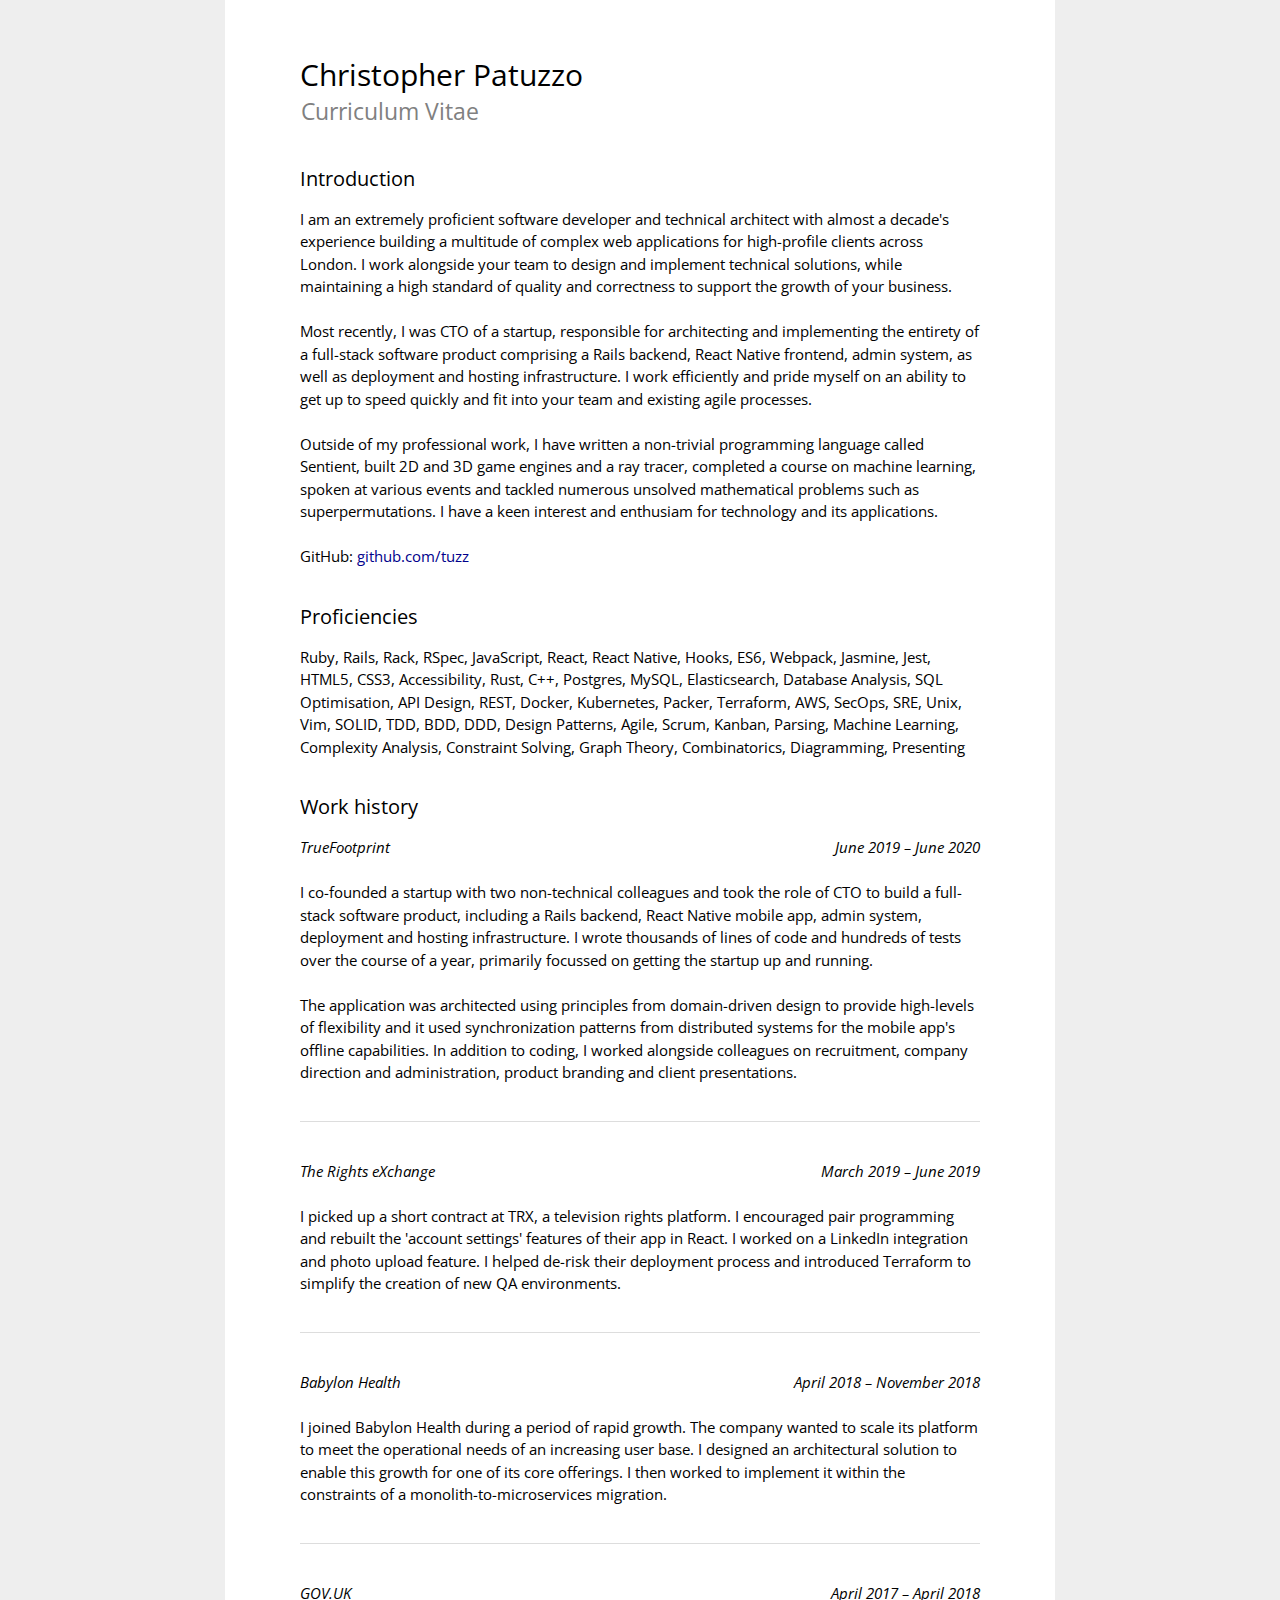
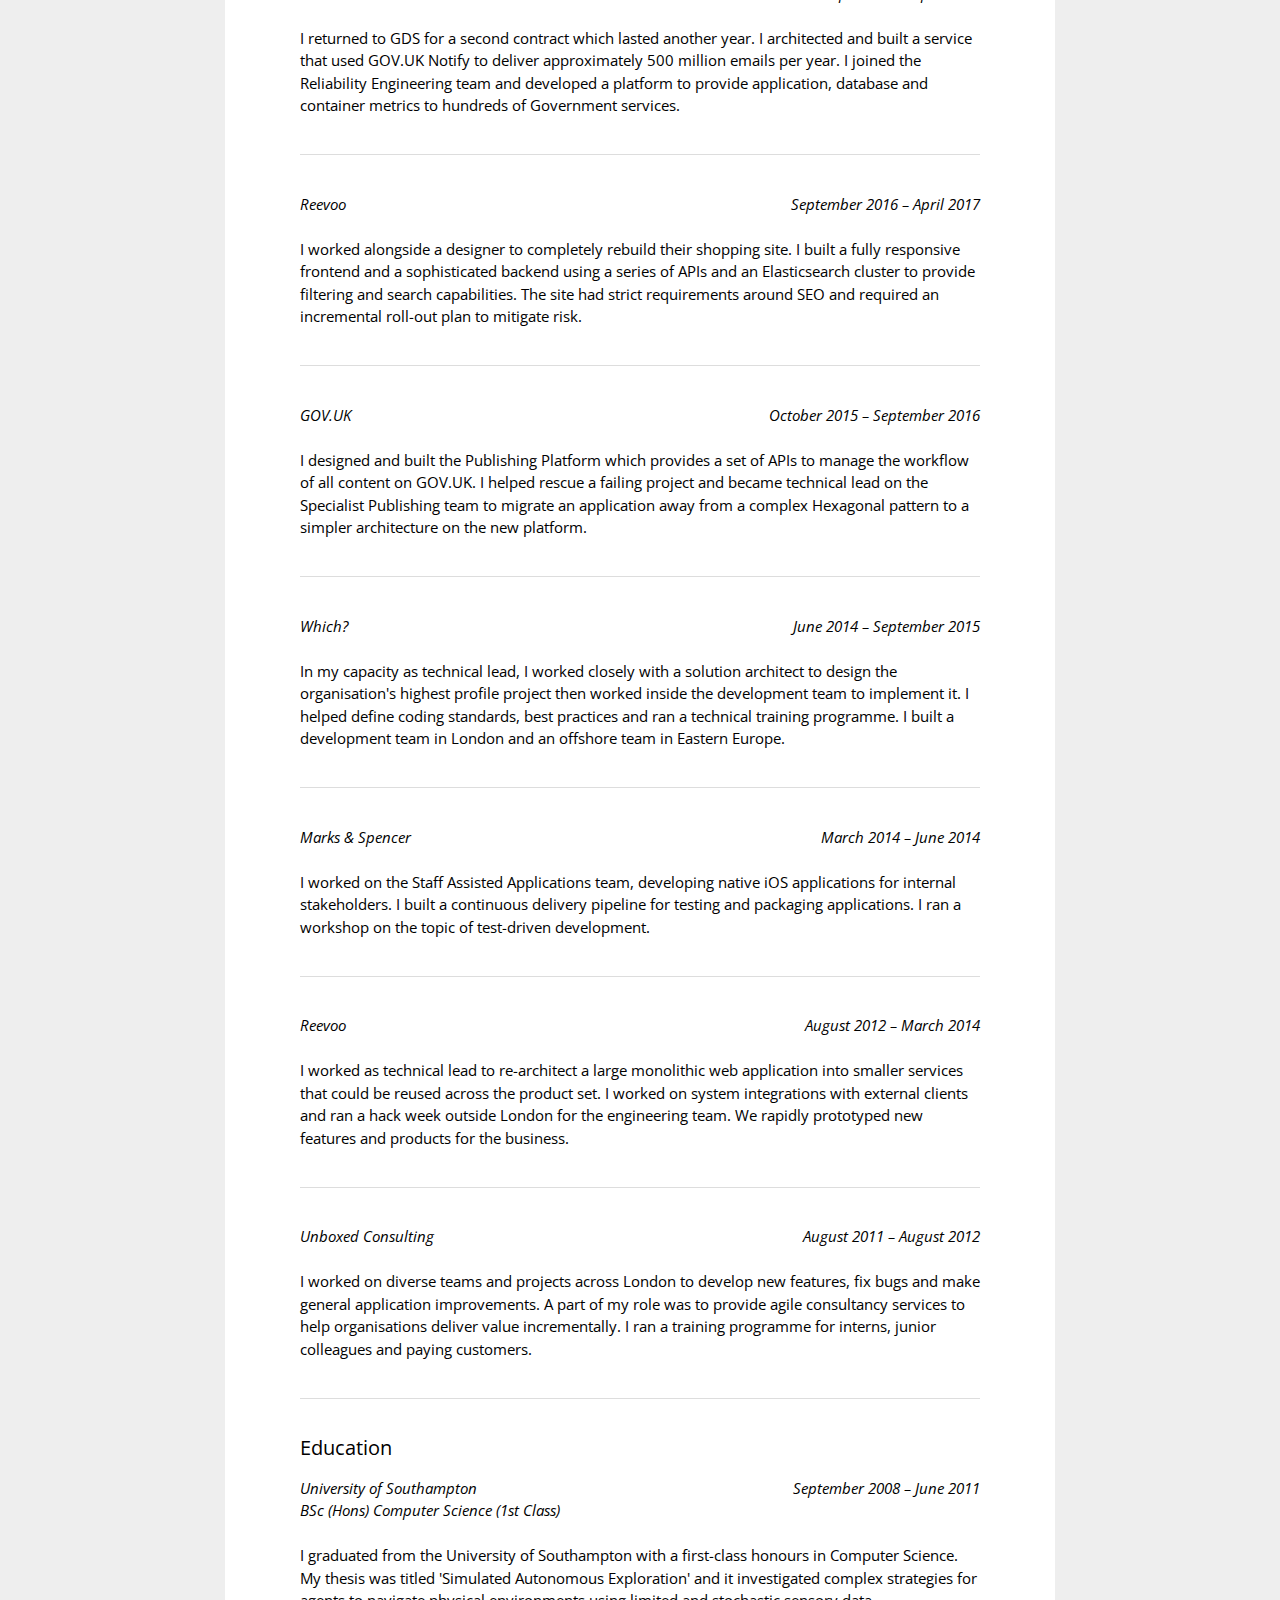
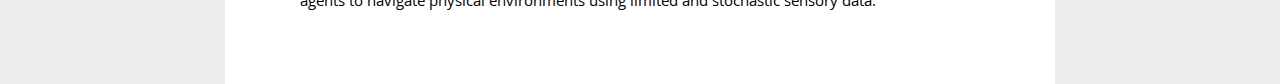
<file: index.html>
<!doctype html>
<html>
  <head>
    <meta charset="utf-8">
    <meta name="viewport" content="width=320">
    <meta name="author" content="Christopher Patuzzo">
    <meta http-equiv="Content-Language" content="en-GB">
    <meta name="language" content="english">
    <meta http-equiv="Content-Type" content="text/html; charset=UTF-8">
    <meta name="copyright" content="&copy; 2018 Christopher Patuzzo">
    <meta name="description" content="Christopher Patuzzo | Curriculum Vitae" />
    <meta name="robots" content="index, follow">

    <title>Christopher Patuzzo | Curriculum Vitae</title>

    <link href="reset.css" rel="stylesheet" type="text/css">
    <link href="style.css" rel="stylesheet" type="text/css">
  </head>

  <body>
    <div id="wrap">
      <header>
        <h1>Christopher Patuzzo</h1>
        <h2>Curriculum Vitae</h2>
      </header>

      <section>
        <h3>Introduction</h3>

        <p>
        I am an extremely proficient software developer and technical architect
        with almost a decade's experience building a multitude of complex web
        applications for high-profile clients across London. I work alongside
        your team to design and implement technical solutions, while
        maintaining a high standard of quality and correctness to support the
        growth of your business.
        </p>

        <p>
        Most recently, I was CTO of a startup, responsible for architecting and
        implementing the entirety of a full-stack software product comprising a
        Rails backend, React Native frontend, admin system, as well as
        deployment and hosting infrastructure. I work efficiently and pride
        myself on an ability to get up to speed quickly and fit into your team
        and existing agile processes.
        </p>

        <p>
        Outside of my professional work, I have written a non-trivial
        programming language called Sentient, built 2D and 3D game engines and
        a ray tracer, completed a course on machine learning, spoken at various
        events and tackled numerous unsolved mathematical problems such as
        superpermutations. I have a keen interest and enthusiam for technology
        and its applications.
        </p>

        <p>
          GitHub:
          <a href="https://github.com/tuzz" target="_blank">
            github.com/tuzz
          </a>
        </p>
      </section>

      <section>
        <h3>Proficiencies</h3>

        <p>
        Ruby, Rails, Rack, RSpec, JavaScript, React, React Native, Hooks, ES6,
        Webpack, Jasmine, Jest, HTML5, CSS3, Accessibility, Rust, C++,
        Postgres, MySQL, Elasticsearch, Database Analysis, SQL Optimisation,
        API Design, REST, Docker, Kubernetes, Packer, Terraform, AWS, SecOps,
        SRE, Unix, Vim, SOLID, TDD, BDD, DDD, Design Patterns, Agile, Scrum,
        Kanban, Parsing, Machine Learning, Complexity Analysis, Constraint
        Solving, Graph Theory, Combinatorics, Diagramming, Presenting
        </p>
      </section>


      <section>
        <div class="no-break">
          <h3>Work history</h3>

          <h4>
          TrueFootprint
          <span class="right">June 2019 &ndash; June 2020</span>
          </h4>

          <p>
          I co-founded a startup with two non-technical colleagues and took the
          role of CTO to build a full-stack software product, including a Rails
          backend, React Native mobile app, admin system, deployment and hosting
          infrastructure. I wrote thousands of lines of code and hundreds of
          tests over the course of a year, primarily focussed on getting the
          startup up and running.
          </p>

          <p>
          The application was architected using principles from domain-driven
          design to provide high-levels of flexibility and it used
          synchronization patterns from distributed systems for the mobile
          app's offline capabilities. In addition to coding, I worked alongside
          colleagues on recruitment, company direction and administration,
          product branding and client presentations.
          </p>
        </div>

        <div class="divider"></div>

        <div class="no-break">
          <h4>
          The Rights eXchange
          <span class="right">March 2019 &ndash; June 2019</span>
          </h4>

          <p>
          I picked up a short contract at TRX, a television rights platform. I
          encouraged pair programming and rebuilt the 'account settings' features
          of their app in React. I worked on a LinkedIn integration and photo
          upload feature. I helped de-risk their deployment process and introduced
          Terraform to simplify the creation of new QA environments.
          </p>
        </div>

        <div class="divider"></div>

        <div class="no-break">
          <h4>
          Babylon Health
          <span class="right">April 2018 &ndash; November 2018</span>
          </h4>

          <p>
          I joined Babylon Health during a period of rapid growth. The company
          wanted to scale its platform to meet the operational needs of an
          increasing user base. I designed an architectural solution to enable
          this growth for one of its core offerings. I then worked to implement
          it within the constraints of a monolith-to-microservices migration.
          </p>
        </div>

        <div class="divider"></div>

        <div class="no-break">
          <h4>
          GOV.UK
          <span class="right">April 2017 &ndash; April 2018</span>
          </h4>

          <p>
          I returned to GDS for a second contract which lasted another year. I
          architected and built a service that used GOV.UK Notify to deliver
          approximately 500 million emails per year. I joined the Reliability
          Engineering team and developed a platform to provide application,
          database and container metrics to hundreds of Government services.
          </p>
        </div>

        <div class="divider"></div>

        <div class="no-break">
          <h4>
          Reevoo
          <span class="right">September 2016 &ndash; April 2017</span>
          </h4>

          <p>
          I worked alongside a designer to completely rebuild their shopping site.
          I built a fully responsive frontend and a sophisticated backend using a
          series of APIs and an Elasticsearch cluster to provide filtering and
          search capabilities. The site had strict requirements around SEO and
          required an incremental roll-out plan to mitigate risk.
          </p>
        </div>

        <div class="divider"></div>

        <div class="no-break">
          <h4>
          GOV.UK
          <span class="right">October 2015 &ndash; September 2016</span>
          </h4>

          <p>
          I designed and built the Publishing Platform which provides a set of
          APIs to manage the workflow of all content on GOV.UK. I helped rescue a
          failing project and became technical lead on the Specialist Publishing
          team to migrate an application away from a complex Hexagonal pattern to
          a simpler architecture on the new platform.
          </p>
        </div>

        <div class="divider"></div>

        <div class="no-break">
          <h4>
          Which?
          <span class="right">June 2014 &ndash; September 2015</span>
          </h4>

          <p>
          In my capacity as technical lead, I worked closely with a solution
          architect to design the organisation's highest profile project then
          worked inside the development team to implement it. I helped define
          coding standards, best practices and ran a technical training programme.
          I built a development team in London and an offshore team in Eastern
          Europe.
          </p>
        </div>

        <div class="divider"></div>

        <div class="no-break">
          <h4>
          Marks &amp; Spencer
          <span class="right">March 2014 &ndash; June 2014</span>
          </h4>

          <p>
          I worked on the Staff Assisted Applications team, developing native
          iOS applications for internal stakeholders. I built a continuous
          delivery pipeline for testing and packaging applications. I ran a
          workshop on the topic of test-driven development.
          </p>
        </div>

        <div class="divider"></div>

        <div class="no-break">
          <h4>
          Reevoo
          <span class="right">August 2012 &ndash; March 2014</span>
          </h4>

          <p>
          I worked as technical lead to re-architect a large monolithic web
          application into smaller services that could be reused across the
          product set. I worked on system integrations with external clients and
          ran a hack week outside London for the engineering team. We rapidly
          prototyped new features and products for the business.
          </p>
        </div>

        <div class="divider"></div>

        <div class="no-break">
          <h4>
          Unboxed Consulting
          <span class="right">August 2011 &ndash; August 2012</span>
          </h4>

          <p>
          I worked on diverse teams and projects across London to develop new
          features, fix bugs and make general application improvements. A part of
          my role was to provide agile consultancy services to help organisations
          deliver value incrementally. I ran a training programme for interns,
          junior colleagues and paying customers.
          </p>
        </div>
      </section>

      <div class="divider"></div>

      <section>
        <h3>Education</h3>

        <h4>
        University of Southampton
        <span class="right">September 2008 &ndash; June 2011</span>
        <br/>
        BSc (Hons) Computer Science (1st Class)
        </h4>

        <p>
        I graduated from the University of Southampton with a first-class
        honours in Computer Science. My thesis was titled 'Simulated Autonomous
        Exploration' and it investigated complex strategies for agents to
        navigate physical environments using limited and stochastic sensory
        data.
        </p>
      </section>
    </div>

  </body>

</html>
</file>
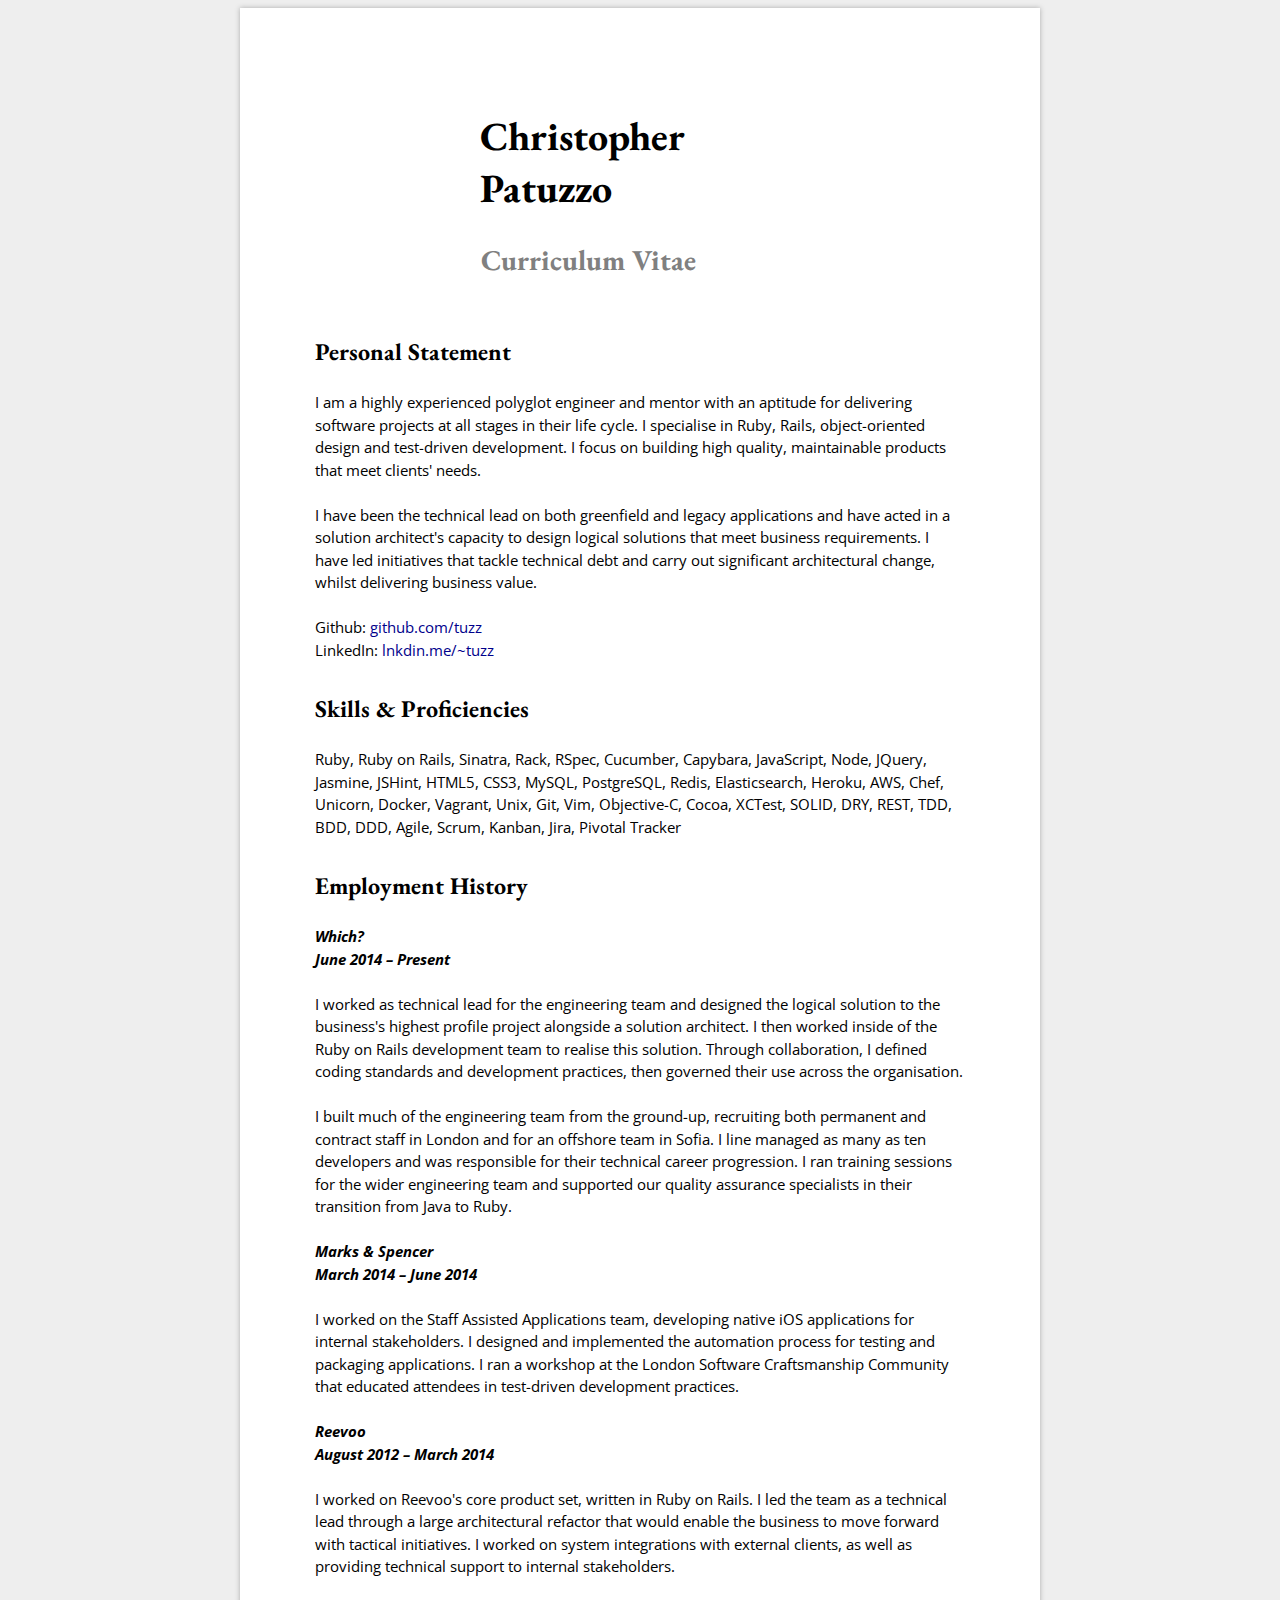
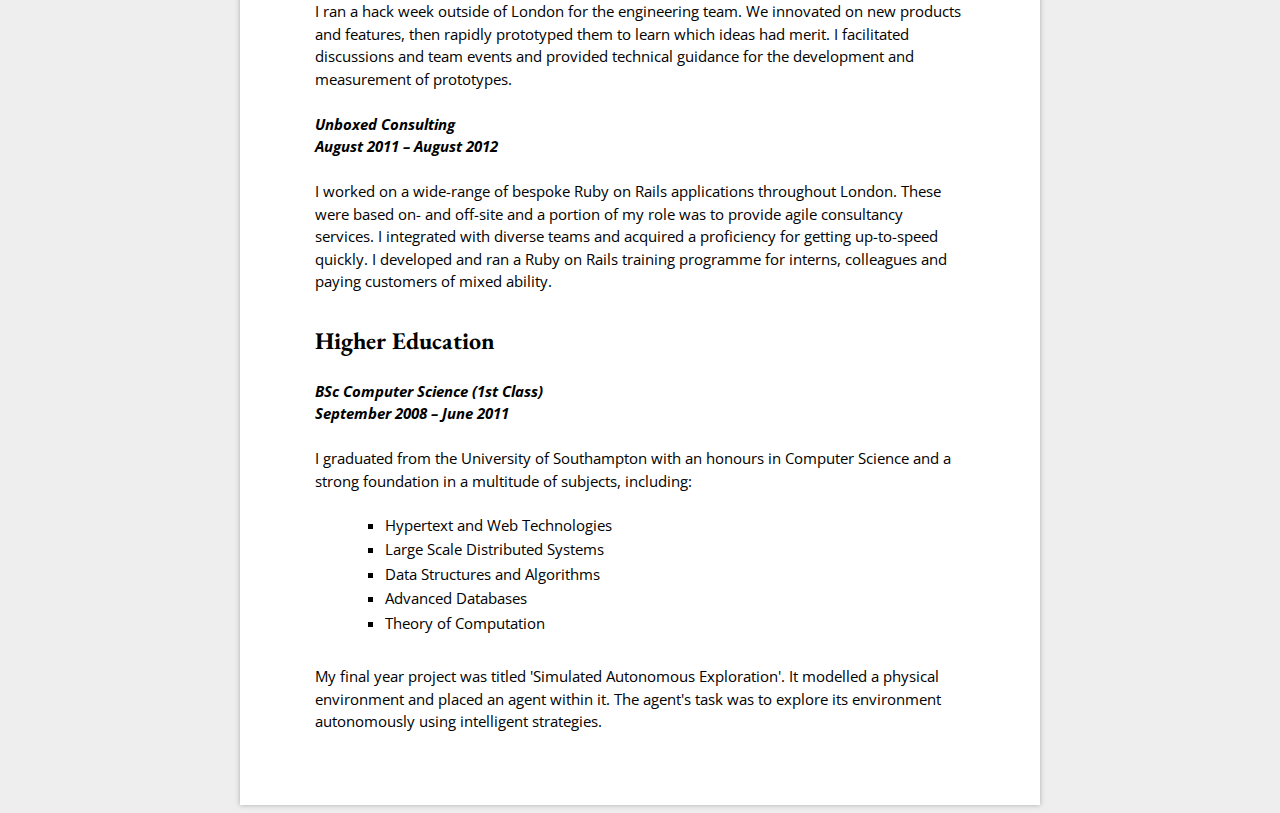
<file: public/index.html>
<!doctype html>
<html>
  <head>
    <meta charset="utf-8">
    <meta name="viewport" content="width=320">
    <meta name="author" content="Christopher Patuzzo">
    <meta http-equiv="Content-Language" content="en-GB">
    <meta name="language" content="english">
    <meta http-equiv="Content-Type" content="text/html; charset=UTF-8">
    <meta name="copyright" content="&copy; 2013 Christopher Patuzzo">
    <meta name="description" content="Christopher Patuzzo's Curriculum Vitae, Professional Ruby on Rails Developer" />
    <meta name="robots" content="index, follow">

    <title>Christopher Patuzzo | Curriculum Vitae</title>

    <link href="http://meyerweb.com/eric/tools/css/reset/reset.css" rel="stylesheet" type="text/css">
    <link href="style.css" rel="stylesheet" type="text/css">
  </head>

  <body>
    <div id="wrap">
      <header>
        <h1>Christopher Patuzzo</h1>
        <h2>Curriculum Vitae</h2>
      </header>

      <section>
        <h3>Personal Statement</h3>

        <p>
        I am a highly experienced polyglot engineer and mentor with an aptitude
        for delivering software projects at all stages in their life cycle. I
        specialise in Ruby, Rails, object-oriented design and test-driven
        development. I focus on building high quality, maintainable products
        that meet clients' needs.
        </p>

        <p>
        I have been the technical lead on both greenfield and legacy
        applications and have acted in a solution architect's capacity to design
        logical solutions that meet business requirements. I have led
        initiatives that tackle technical debt and carry out significant
        architectural change, whilst delivering business value.
        </p>

        <p>
          Github:
          <a href="https://github.com/tuzz" target="_blank">
            github.com/tuzz
          </a>

          <br/>

          LinkedIn:
          <a href="http://lnkdin.me/~tuzz" target="_blank">
            lnkdin.me/~tuzz
          </a>
        </p>
      </section>

      <section>
        <h3>Skills &amp; Proficiencies</h3>

        <p>
        Ruby, Ruby on Rails, Sinatra, Rack, RSpec, Cucumber, Capybara,
        JavaScript, Node, JQuery, Jasmine, JSHint, HTML5, CSS3, MySQL,
        PostgreSQL, Redis, Elasticsearch, Heroku, AWS, Chef, Unicorn, Docker,
        Vagrant, Unix, Git, Vim, Objective-C, Cocoa, XCTest, SOLID, DRY, REST,
        TDD, BDD, DDD, Agile, Scrum, Kanban, Jira, Pivotal Tracker
        </p>
      </section>


      <section>
        <h3>Employment History</h3>

        <h4>
        Which?
        <br/>
        June 2014 &ndash; Present
        </h4>

        <p>
        I worked as technical lead for the engineering team and designed the
        logical solution to the business's highest profile project alongside a
        solution architect. I then worked inside of the Ruby on Rails
        development team to realise this solution. Through collaboration, I
        defined coding standards and development practices, then governed their
        use across the organisation.
        </p>

        <p>
        I built much of the engineering team from the ground-up, recruiting both
        permanent and contract staff in London and for an offshore team in
        Sofia. I line managed as many as ten developers and was responsible for
        their technical career progression. I ran training sessions for the
        wider engineering team and supported our quality assurance specialists
        in their transition from Java to Ruby.
        </p>

        <h4>
        Marks &amp; Spencer
        <br/>
        March 2014 &ndash; June 2014
        </h4>

        <p>
        I worked on the Staff Assisted Applications team, developing native
        iOS applications for internal stakeholders. I designed and implemented
        the automation process for testing and packaging applications. I ran
        a workshop at the London Software Craftsmanship Community that educated
        attendees in test-driven development practices.
        </p>

        <h4>
        Reevoo
        <br/>
        August 2012 &ndash; March 2014
        </h4>

        <p>
        I worked on Reevoo's core product set, written in Ruby on Rails. I led
        the team as a technical lead through a large architectural refactor that
        would enable the business to move forward with tactical initiatives. I
        worked on system integrations with external clients, as well as
        providing technical support to internal stakeholders.
        </p>

        <p>
        I ran a hack week outside of London for the engineering team. We
        innovated on new products and features, then rapidly prototyped them to
        learn which ideas had merit. I facilitated discussions and team events
        and provided technical guidance for the development and measurement of
        prototypes.
        </p>

        <h4>
        Unboxed Consulting
        <br/>
        August 2011 &ndash; August 2012
        </h4>

        <p>
        I worked on a wide-range of bespoke Ruby on Rails applications
        throughout London. These were based on- and off-site and a portion of my
        role was to provide agile consultancy services. I integrated with
        diverse teams and acquired a proficiency for getting up-to-speed
        quickly. I developed and ran a Ruby on Rails training programme for
        interns, colleagues and paying customers of mixed ability.
        </p>
      </section>

      <section>
        <h3>Higher Education</h3>

        <h4>
        BSc Computer Science (1st Class)
        <br/>
        September 2008 &ndash; June 2011
        </h4>

        <p>
        I graduated from the University of Southampton with an honours in
        Computer Science and a strong foundation in a multitude of subjects,
        including:
        </p>

        <ol>
          <li>Hypertext and Web Technologies</li>
          <li>Large Scale Distributed Systems</li>
          <li>Data Structures and Algorithms</li>
          <li>Advanced Databases</li>
          <li>Theory of Computation</li>
        </ol>

        <p>
        My final year project was titled 'Simulated Autonomous Exploration'. It
        modelled a physical environment and placed an agent within it. The
        agent's task was to explore its environment autonomously using
        intelligent strategies.
        </p>
      </section>
    </div>

  </body>

</html>
</file>
<file: style.css>
@import url(http://fonts.googleapis.com/css?family=Open+Sans);

body {
  background: #eee;
  font-size: 15px;
}

#wrap {
  width: 680px;
  margin: auto;
  padding: 60px 75px;
  padding-bottom: 50px;
  background: white;
}

header {
  margin: auto;
}

section {
  margin-top: 2em;
}

a {
  text-decoration: none;
  color: darkblue;
}

h1, h2, h3 {
  font-family: 'Open Sans', serif;
}

h1 {
  font-size: 2em;
}

h2 {
  font-size: 1.5em;
  color: gray;
  margin: 0.5em 0 2em 1px;
}

h3 {
  font-size: 1.3em;
  margin: 2em 0 1em 0;
}

h4, p {
  font-family: 'Open Sans', sans-serif;
  line-height: 1.5em;
  margin-bottom: 1.5em;
}

h4 {
  font-style: italic;
}

.right {
  float: right;
}

.divider {
  border-top: 1px solid #ddd;
  margin: 2.5em 0;
}

ul {
  padding-bottom: 10px;
  font-family: 'Open Sans', sans-serif;
  line-height: 20px;
  list-style: square;
  margin: 1.5em 2em;
}

li {
  margin-top: 0.3em;
}

@media all and (max-width: 800px) and (min-width: 321px) {
  #wrap {
    width: 80%;
    padding: 50px 10%;
  }
}

@media all and (max-width: 320px) {
  body {
    background: white;
  }

  #wrap {
    width: 100%;
    padding: 20px;
  }

  h2 { margin-bottom: 1.3em; }
}

@media print {
  body {
    font-size: 14px;
  }

  #wrap {
    padding-bottom: 0;
  }
}

.no-break {
  page-break-inside: avoid;
}
</file>
<file: public/style.css>
@import url(http://fonts.googleapis.com/css?family=EB+Garamond);
@import url(http://fonts.googleapis.com/css?family=Open+Sans);

body {
  background: #eee;
  font-size: 16px;
}

#wrap {
  width: 650px;
  margin: auto;
  padding: 75px;
  padding-bottom: 50px;
  background: white;
  box-shadow: 0 0 5px #aaa;
}

header {
  width: 320px;
  margin: auto;
}

section {
  margin-top: 2em;
}

a {
  text-decoration: none;
  color: darkblue;
}

h1, h2, h3 {
  font-family: 'EB Garamond', serif;
}

h1 {
  font-size: 2.5em;
}

h2 {
  font-size: 1.8em;
  color: gray;
  margin: 0.5em 0 2em 1px;
}

h3 {
  font-size: 1.5em;
  margin-bottom: 1em;
}

h4, p {
  font-family: 'Open Sans', sans-serif;
  font-size: 15px;
  line-height: 1.5em;
  margin-bottom: 1.5em;
}

h4 {
  font-style: italic;
}

ol {
  padding-bottom: 10px;
  font-family: 'Open Sans', sans-serif;
  font-size: 15px;
  line-height: 20px;
  list-style: square;
  margin: 1.5em 2em;
}

li {
  margin-top: 0.3em;
}

@media all and (max-width: 800px) and (min-width: 321px) {
  #wrap {
    width: 80%;
    padding: 75px 10% 50px 10%;
  }
}

@media all and (max-width: 320px) {
  body {
    background: white;
  }

  #wrap {
    width: 100%;
    padding: 20px;
  }

  h2 { margin-bottom: 1.3em; }
}
</file>
